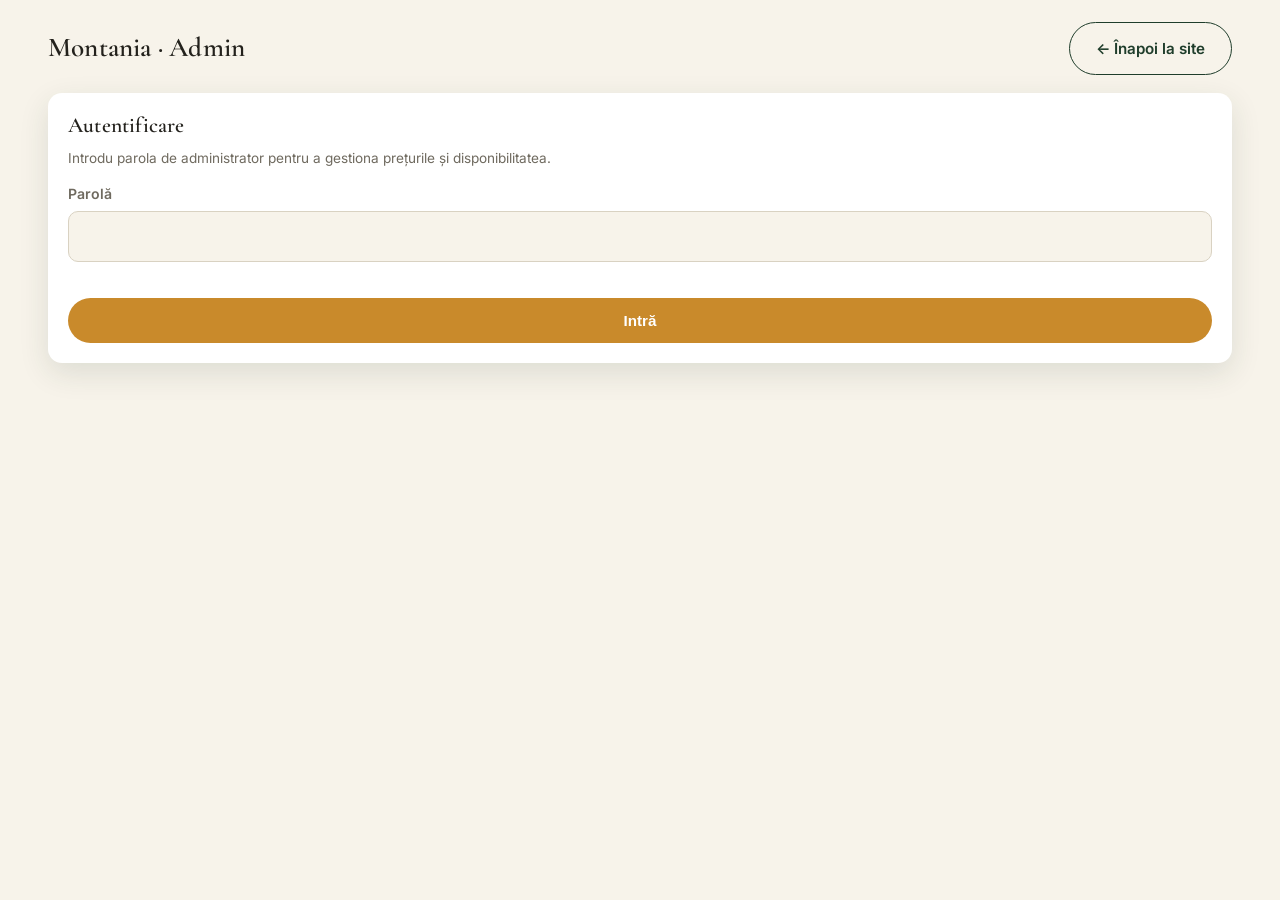
<file: admin/index.html>
<!DOCTYPE html>
<html lang="ro">
<head>
  <meta charset="UTF-8">
  <meta name="viewport" content="width=device-width, initial-scale=1.0">
  <meta name="robots" content="noindex, nofollow">
  <title>Montania · Admin — Prețuri & Disponibilitate</title>
  <link href="https://fonts.googleapis.com/css2?family=Cormorant+Garamond:wght@600;700&family=Inter:wght@400;500;600;700&display=swap" rel="stylesheet">
  <link rel="stylesheet" href="../assets/css/styles.css">
  <style>
    body { background: var(--cream); font-family: var(--sans, Inter), system-ui, sans-serif; }
    .admin-wrap { width: 95%; max-width: 1700px; margin: 0 auto; padding: 22px 16px 96px; }
    .admin-card { background: #fff; border-radius: 14px; box-shadow: var(--shadow); padding: 20px; margin-bottom: 18px; }
    .admin-card h3 { font-family: var(--serif); font-size: 1.35rem; margin-bottom: 4px; }
    .admin-head { display: flex; align-items: center; justify-content: space-between; gap: 12px; margin-bottom: 18px; }
    .admin-head h1 { font-family: var(--serif); font-size: 1.7rem; }
    .row { display: flex; flex-wrap: wrap; gap: 12px; align-items: flex-end; }
    .row .field { flex: 1; min-width: 120px; margin: 0; }
    label { display: block; font-size: .82rem; font-weight: 600; color: var(--muted); margin-bottom: 4px; }
    input, select { width: 100%; padding: 10px 12px; border: 1px solid var(--cream-2); border-radius: 9px; font: inherit; background: #fff; }
    .hint { font-size: .85rem; color: var(--muted); }
    .ok { color: var(--green); } .err { color: #b14b3c; }
    .seg { display: flex; gap: 8px; flex-wrap: wrap; }
    .hidden { display: none; }

    /* base price table */
    .base-table { width: 100%; border-collapse: collapse; }
    .base-table th, .base-table td { text-align: left; padding: 9px 8px; border-bottom: 1px solid var(--cream-2); font-size: .9rem; vertical-align: middle; }
    .base-table th { color: var(--muted); font-weight: 600; }
    .base-table td:first-child { font-weight: 600; }
    .base-table input { width: 120px; padding: 7px 9px; }

    /* matrix toolbar */
    .matrix-toolbar { display: flex; align-items: center; gap: 10px; flex-wrap: wrap; margin-bottom: 12px; }
    .matrix-toolbar button.nav { background: var(--cream-2); border: 0; border-radius: 8px; width: 40px; height: 40px; font-size: 1.2rem; cursor: pointer; }
    .matrix-toolbar input, .matrix-toolbar select { width: auto; }

    /* matrix grid (Booking-style) */
    .matrix-scroll { overflow-x: auto; border: 1px solid var(--cream-2); border-radius: 10px; max-width: 100%; }
    table.matrix { border-collapse: collapse; font-size: .72rem; width: max-content; min-width: 100%; user-select: none; }
    table.matrix th, table.matrix td { border: 1px solid var(--cream-2); }
    table.matrix thead th { background: #0b3a67; color: #fff; padding: 5px 2px; text-align: center; font-weight: 600; white-space: nowrap; min-width: 42px; cursor: pointer; }
    table.matrix thead th.weekend { background: #082a4b; }
    table.matrix thead th.dayhead.dragsel { background: var(--amber, #c98a2b); color: #fff; }
    table.matrix thead th.monthhead { background: var(--amber, #c98a2b); color: #fff; font-size: .92rem; letter-spacing: .02em; text-transform: capitalize; border-bottom: 2px solid #fff; }
    table.matrix .mstart { border-left: 3px solid var(--amber, #c98a2b); }
    table.matrix thead th .dn { font-size: .9rem; }
    table.matrix thead th .wd { font-size: .62rem; opacity: .8; text-transform: uppercase; }
    table.matrix th.corner { position: sticky; left: 0; z-index: 3; min-width: 132px; text-align: left; padding-left: 10px; }
    table.matrix th.roomcell { position: sticky; left: 0; z-index: 2; background: #fff; text-align: left; padding: 6px 10px; min-width: 132px; cursor: pointer; }
    table.matrix th.roomcell small { display: block; color: var(--muted); font-weight: 500; font-size: .68rem; }
    table.matrix th.roomcell:hover { background: var(--cream-2); }
    table.matrix td.cell { text-align: center; padding: 3px 2px; cursor: pointer; background: #eef7f0; line-height: 1.2; }
    table.matrix td.cell .p { font-weight: 700; }
    table.matrix td.cell .a { font-size: .6rem; color: var(--muted); }
    table.matrix td.cell .mn { font-size: .55rem; font-weight: 700; color: #0b3a67; background: #e3edf7; border-radius: 4px; line-height: 1.3; margin-top: 1px; }
    table.matrix td.cell.sold { background: #f6e0dd; color: #b14b3c; }
    table.matrix td.cell.sold .a { color: #b14b3c; }
    table.matrix td.cell.sel { outline: 3px solid var(--amber); outline-offset: -3px; background: #fdf2d8; }
    table.matrix td.cell.dragsel { outline: 3px solid var(--amber); outline-offset: -3px; background: #fdf2d8; }
    table.matrix td.past { background: #f2f2f2; color: #bbb; cursor: default; }

    /* per-cell popover editor */
    .cellpop { position: absolute; z-index: 100; width: 220px; background: #fff; border: 1px solid var(--cream-2); border-radius: 12px; box-shadow: 0 12px 32px rgba(0,0,0,.18); padding: 14px; }
    .cellpop-h { font-family: var(--serif); font-weight: 700; font-size: 1.05rem; margin-bottom: 8px; line-height: 1.2; }
    .cellpop-h small { font-weight: 500; color: var(--muted); font-family: var(--sans, Inter), sans-serif; font-size: .78rem; }
    .cellpop label { margin-top: 8px; }
    .cellpop input { margin-bottom: 2px; }
    .cellpop-btns { display: flex; gap: 6px; margin-top: 10px; }
    .cellpop-btns .btn { flex: 1; padding: 9px 6px; font-size: .82rem; justify-content: center; }

    .legend { display: flex; gap: 16px; flex-wrap: wrap; font-size: .82rem; color: var(--muted); margin-top: 12px; }
    .legend .dot { display: inline-block; width: 12px; height: 12px; border-radius: 4px; vertical-align: middle; margin-right: 5px; }

    .savebar { position: fixed; bottom: 0; left: 0; right: 0; background: #fff; box-shadow: 0 -4px 20px rgba(0,0,0,.12); padding: 12px 16px; display: flex; gap: 12px; align-items: center; justify-content: space-between; z-index: 50; }
    .savebar .status { font-size: .9rem; }

    /* reviews moderation */
    .add-block { border: 1px dashed var(--cream-2); border-radius: 10px; padding: 10px 12px; margin-bottom: 12px; }
    .add-block summary { cursor: pointer; font-weight: 600; color: var(--green); }
    .rev-item { border: 1px solid var(--cream-2); border-radius: 12px; padding: 14px; margin-bottom: 12px; }
    .rev-item.pending { background: #fffaf0; border-color: #f0d9a8; }
    .rev-h { display: flex; align-items: center; gap: 10px; flex-wrap: wrap; margin-bottom: 6px; }
    .rev-badge { font-size: .7rem; font-weight: 700; padding: 2px 8px; border-radius: 6px; }
    .rev-badge.p { background: #fbe6c0; color: #9a6b16; }
    .rev-badge.a { background: rgba(60,120,80,.12); color: var(--green); }
    .rev-score { background: var(--green); color: #fff; font-weight: 700; padding: 3px 8px; border-radius: 6px; font-size: .85rem; }
    .rev-item textarea { width: 100%; margin-top: 8px; min-height: 52px; }
    .rev-actions { display: flex; gap: 8px; flex-wrap: wrap; margin-top: 8px; }
    .rev-actions .btn { padding: 7px 12px; font-size: .82rem; }

    /* editor layout with side panel */
    .editor-main { min-width: 0; }   /* prevents the wide matrix from stretching the whole page */
    @media (min-width: 1040px) {
      #editor { display: grid; grid-template-columns: minmax(0, 1fr) 340px; gap: 18px; align-items: start; }
      .editor-side { position: sticky; top: 16px; }
    }
    .editor-side .admin-card { margin-bottom: 0; }
    .book-item { border: 1px solid var(--cream-2); border-radius: 11px; padding: 11px 12px; margin-bottom: 10px; }
    .book-item.new { background: #f1f8f2; border-color: #bfe0c7; }
    .book-item.done { opacity: .6; }
    .book-item .b-room { font-weight: 700; font-size: .95rem; }
    .book-item .b-dates { font-size: .85rem; margin-top: 2px; }
    .book-item .b-meta { font-size: .76rem; color: var(--muted); margin-top: 3px; }
    .book-item .b-phone { font-size: .9rem; font-weight: 700; margin-top: 4px; }
    .book-item .b-phone a { color: #0b6; text-decoration: none; }
    .book-item .b-actions { display: flex; gap: 6px; flex-wrap: wrap; margin-top: 8px; }
    .book-item .b-actions .btn { padding: 5px 10px; font-size: .76rem; }
    #book-list { max-height: 70vh; overflow-y: auto; padding-right: 4px; }
    @keyframes badgeFlash { 0%,100% { transform: scale(1); background:#c0392b; } 50% { transform: scale(1.5); background:#e74c3c; } }
    #book-count.badge-flash { animation: badgeFlash .6s ease-in-out 6; color:#fff; }

    /* visit counter */
    .stat-grid { display: grid; grid-template-columns: repeat(6, 1fr); gap: 8px; }
    .stat-tile { background: var(--cream); border: 1px solid var(--cream-2); border-radius: 11px; padding: 10px 8px; text-align: center; }
    .stat-tile.stat-conv { background: #eef6ef; border-color: #cfe6d0; }
    .stat-num { font-family: var(--serif); font-size: 1.5rem; font-weight: 700; color: #0b3a67; line-height: 1; }
    .stat-conv .stat-num { color: #0b6b3a; }
    .stat-lbl { font-size: .7rem; color: var(--muted); margin-top: 5px; }
    .spark { display: flex; align-items: flex-end; gap: 4px; height: 56px; margin-top: 14px; padding: 0 2px; }
    .spark.spark30 { gap: 2px; height: 50px; }
    .spark.spark24 { gap: 2px; height: 44px; }
    .spark-bar { flex: 1; min-height: 2px; background: linear-gradient(var(--amber, #c98a2b), #e3b765); border-radius: 3px 3px 0 0; }
    .spark-cap { text-align: center; margin-top: 4px; }
    .stat-h4 { margin: 14px 0 2px; font-size: .9rem; }

    /* compact breakdown columns */
    .stat-cols { display: grid; grid-template-columns: repeat(3, 1fr); gap: 14px; }
    .stat-block { min-width: 0; }
    .stat-block h4 { margin: 12px 0 6px; font-size: .82rem; color: #0b3a67; }
    .srow { display: grid; grid-template-columns: 1fr 46px 30px 34px; align-items: center; gap: 6px; padding: 3px 0; font-size: .78rem; }
    .srow-l { white-space: nowrap; overflow: hidden; text-overflow: ellipsis; }
    .srow-bar { background: var(--cream-2); border-radius: 4px; height: 7px; overflow: hidden; }
    .srow-bar i { display: block; height: 100%; background: linear-gradient(90deg, var(--amber, #c98a2b), #e3b765); }
    .srow-n { text-align: right; font-weight: 700; color: #0b3a67; }
    .srow-p { text-align: right; color: var(--muted); font-size: .72rem; }

    /* day-of-week mini chart */
    .dow-row { display: flex; align-items: flex-end; gap: 5px; height: 60px; }
    .dow-col { flex: 1; display: flex; flex-direction: column; align-items: center; justify-content: flex-end; height: 100%; }
    .dow-bar { width: 100%; min-height: 2px; background: linear-gradient(var(--amber, #c98a2b), #e3b765); border-radius: 3px 3px 0 0; }
    .dow-lbl { font-size: .64rem; color: var(--muted); margin-top: 3px; }

    @media (max-width: 900px) { .stat-cols { grid-template-columns: repeat(2, 1fr); } .stat-grid { grid-template-columns: repeat(3, 1fr); } }
    @media (max-width: 540px) { .stat-cols { grid-template-columns: 1fr; } .stat-grid { grid-template-columns: repeat(2, 1fr); } }

    /* feed admin thumbnails */
    .feed-admin { display: grid; grid-template-columns: repeat(auto-fill, minmax(120px, 1fr)); gap: 10px; }
    .feed-admin .fa-item { position: relative; border-radius: 10px; overflow: hidden; border: 1px solid var(--cream-2); }
    .feed-admin .fa-item img { width: 100%; height: 110px; object-fit: cover; display: block; }
    .feed-admin .fa-del { position: absolute; top: 6px; right: 6px; background: rgba(0,0,0,.6); color: #fff; border: 0; border-radius: 6px; width: 26px; height: 26px; cursor: pointer; font-size: 1rem; }
    .feed-admin .fa-cap { font-size: .7rem; padding: 5px 6px; color: var(--muted); }
  </style>
</head>
<body>
  <div class="admin-wrap">
    <div class="admin-head">
      <h1>Montania · Admin</h1>
      <div class="seg">
        <a href="/" class="btn btn-outline">← Înapoi la site</a>
        <button id="logout" class="btn btn-outline hidden">Ieși</button>
      </div>
    </div>

    <!-- LOGIN -->
    <div class="admin-card" id="login-card">
      <h3 style="margin-bottom:10px">Autentificare</h3>
      <p class="hint" style="margin-bottom:12px">Introdu parola de administrator pentru a gestiona prețurile și disponibilitatea.</p>
      <div class="field"><label>Parolă</label><input type="password" id="pw" autocomplete="current-password"></div>
      <button class="btn btn-primary mt-2" id="login-btn" style="width:100%;justify-content:center">Intră</button>
      <p class="err mt-1 hidden" id="login-err">Parolă greșită.</p>
    </div>

    <!-- EDITOR -->
    <div id="editor" class="hidden">
      <div class="editor-main">
      <!-- Visit counter (private) -->
      <div class="admin-card">
        <div style="display:flex;align-items:center;justify-content:space-between;gap:8px">
          <h3 style="margin:0">Vizite site</h3>
          <div style="display:flex;gap:6px">
            <button class="btn btn-outline" id="stats-reset" style="padding:6px 10px;font-size:.8rem" title="Resetează contorul la zero">Reset</button>
            <button class="btn btn-outline" id="stats-refresh" style="padding:6px 10px;font-size:.8rem">↻</button>
          </div>
        </div>
        <p class="hint" style="margin:6px 0 10px">Contor privat de vizite — vizibil doar pentru tine, aici.</p>
        <div id="stats-body"><p class="hint">Se încarcă…</p></div>
      </div>

      <!-- Base prices for all rooms -->
      <div class="admin-card">
        <h3>Prețuri de bază</h3>
        <p class="hint" style="margin-bottom:10px">Se aplică zilelor fără setare specială din calendar. Modificările se salvează cu „Publică live”.</p>
        <table class="base-table">
          <thead><tr><th>Cameră</th><th>Preț bază (RON/noapte)</th><th>Nr. camere</th></tr></thead>
          <tbody id="base-body"></tbody>
        </table>
      </div>

      <!-- All-rooms availability & price matrix -->
      <div class="admin-card">
        <h3>Calendar prețuri & disponibilitate — toate camerele</h3>
        <div class="matrix-toolbar mt-1">
          <button class="nav" id="prev" aria-label="prev">‹</button>
          <div class="field" style="margin:0"><label>De la</label><input type="date" id="win-start"></div>
          <div class="field" style="margin:0"><label>Până la</label><input type="date" id="win-end"></div>
          <button class="nav" id="next" aria-label="next">›</button>
        </div>
        <div class="matrix-scroll"><div id="matrix"></div></div>
        <div class="legend">
          <span><span class="dot" style="background:#eef7f0;border:1px solid var(--cream-2)"></span>liber (preț · nr.)</span>
          <span><span class="dot" style="background:#f6e0dd"></span>ocupat (0 camere)</span>
          <span><span class="dot" style="background:var(--amber)"></span>selectat</span>
        </div>
        <p class="hint mt-1"><b>Trage peste zilele dintr-o cameră</b> (rândul camerei) → fereastră cu preț / nr. camere / minim nopți doar pentru acea cameră. <b>Trage peste datele din capul de tabel</b> (rândul cu zilele, sus) → fereastră doar cu <b>minim nopți</b>, care se aplică la <b>toate camerele</b> pentru acele zile. Un singur <b>click</b> = o singură zi. „Minim nopți” apare ca „min 2n” în calendar; oaspetele tot poate trimite cererea (e doar informativ). După ce salvezi (sau <b>Esc</b> ca să anulezi) selecția se șterge automat și poți apăsa <b>Publică live</b>. Click pe <b>numele camerei</b> = tot rândul acelei camere.</p>
      </div>

      <!-- Reviews moderation -->
      <div class="admin-card">
        <h3>Recenzii</h3>
        <p class="hint" style="margin-bottom:10px">Aprobă, răspunde sau șterge recenziile. Poți adăuga manual o recenzie (ex. copiată de pe Booking.com).</p>
        <details class="add-block">
          <summary>+ Adaugă o recenzie manual</summary>
          <div class="row mt-2">
            <div class="field"><label>Nume</label><input type="text" id="arv-name"></div>
            <div class="field"><label>Țara / orașul</label><input type="text" id="arv-country"></div>
            <div class="field" style="max-width:120px"><label>Notă (1–10)</label><input type="number" id="arv-rating" min="1" max="10" value="10"></div>
          </div>
          <div class="row mt-1">
            <div class="field" style="max-width:160px"><label>Data</label><input type="date" id="arv-date"></div>
            <div class="field" style="max-width:160px"><label>Sursă</label>
              <select id="arv-source"><option value="booking">Booking.com</option><option value="guest">Site</option></select>
            </div>
          </div>
          <div class="field mt-1"><label>Text recenzie</label><textarea id="arv-text" rows="3" style="width:100%"></textarea></div>
          <div class="field mt-1"><label>Răspunsul gazdei (opțional)</label><textarea id="arv-reply" rows="2" style="width:100%"></textarea></div>
          <button class="btn btn-primary mt-1" id="arv-add">Adaugă recenzia</button>
        </details>
        <div id="rev-admin-list" class="mt-2"></div>
      </div>

      <!-- Media feed upload -->
      <div class="admin-card">
        <h3>Jurnal — încarcă poze</h3>
        <p class="hint" style="margin-bottom:10px">Pozele sunt redimensionate automat în browser și publicate în feed (pagina Jurnal + prima pagină).</p>
        <div class="row">
          <div class="field"><label>Poză(e)</label><input type="file" id="feed-file" accept="image/*" multiple></div>
        </div>
        <div class="row mt-1">
          <div class="field"><label>Descriere (opțional)</label><input type="text" id="feed-caption" placeholder="ex. Răsărit peste Bucegi"></div>
          <div class="field" style="max-width:200px"><label>Loc (opțional)</label><input type="text" id="feed-place" placeholder="ex. Vârful Omu"></div>
        </div>
        <button class="btn btn-primary mt-2" id="feed-upload">Încarcă</button>
        <span id="feed-msg" class="hint" style="margin-left:10px"></span>
        <div id="feed-admin-list" class="feed-admin mt-2"></div>
      </div>
      </div><!-- /.editor-main -->

      <!-- Reservation requests (side panel) -->
      <aside class="editor-side">
        <div class="admin-card">
          <div style="display:flex;align-items:center;justify-content:space-between;gap:8px">
            <h3 style="margin:0">Cereri de rezervare <span id="book-count" class="rev-badge a" style="vertical-align:middle">0</span></h3>
            <button class="btn btn-outline" id="book-refresh" style="padding:6px 10px;font-size:.8rem">↻</button>
          </div>
          <p class="hint" style="margin:6px 0 10px">Cererile trimise de oaspeți prin butonul „Rezervă pe WhatsApp”.</p>
          <p class="hint" id="book-autorefresh" style="margin:-4px 0 10px;font-size:.72rem">⟳ Reîmprospătare automată la 30s</p>
          <div id="book-list"></div>
          <button class="btn btn-outline mt-2" id="book-clear" style="font-size:.8rem">Șterge cele rezolvate</button>
        </div>
      </aside>
    </div>
  </div>

  <div class="savebar hidden" id="savebar">
    <span class="status" id="status">Modificări nesalvate apar doar după „Publică”.</span>
    <button class="btn btn-primary" id="save-all">Publică live</button>
  </div>

  <script src="../assets/js/data.js"></script>
  <script src="admin.js"></script>
</body>
</html>
</file>
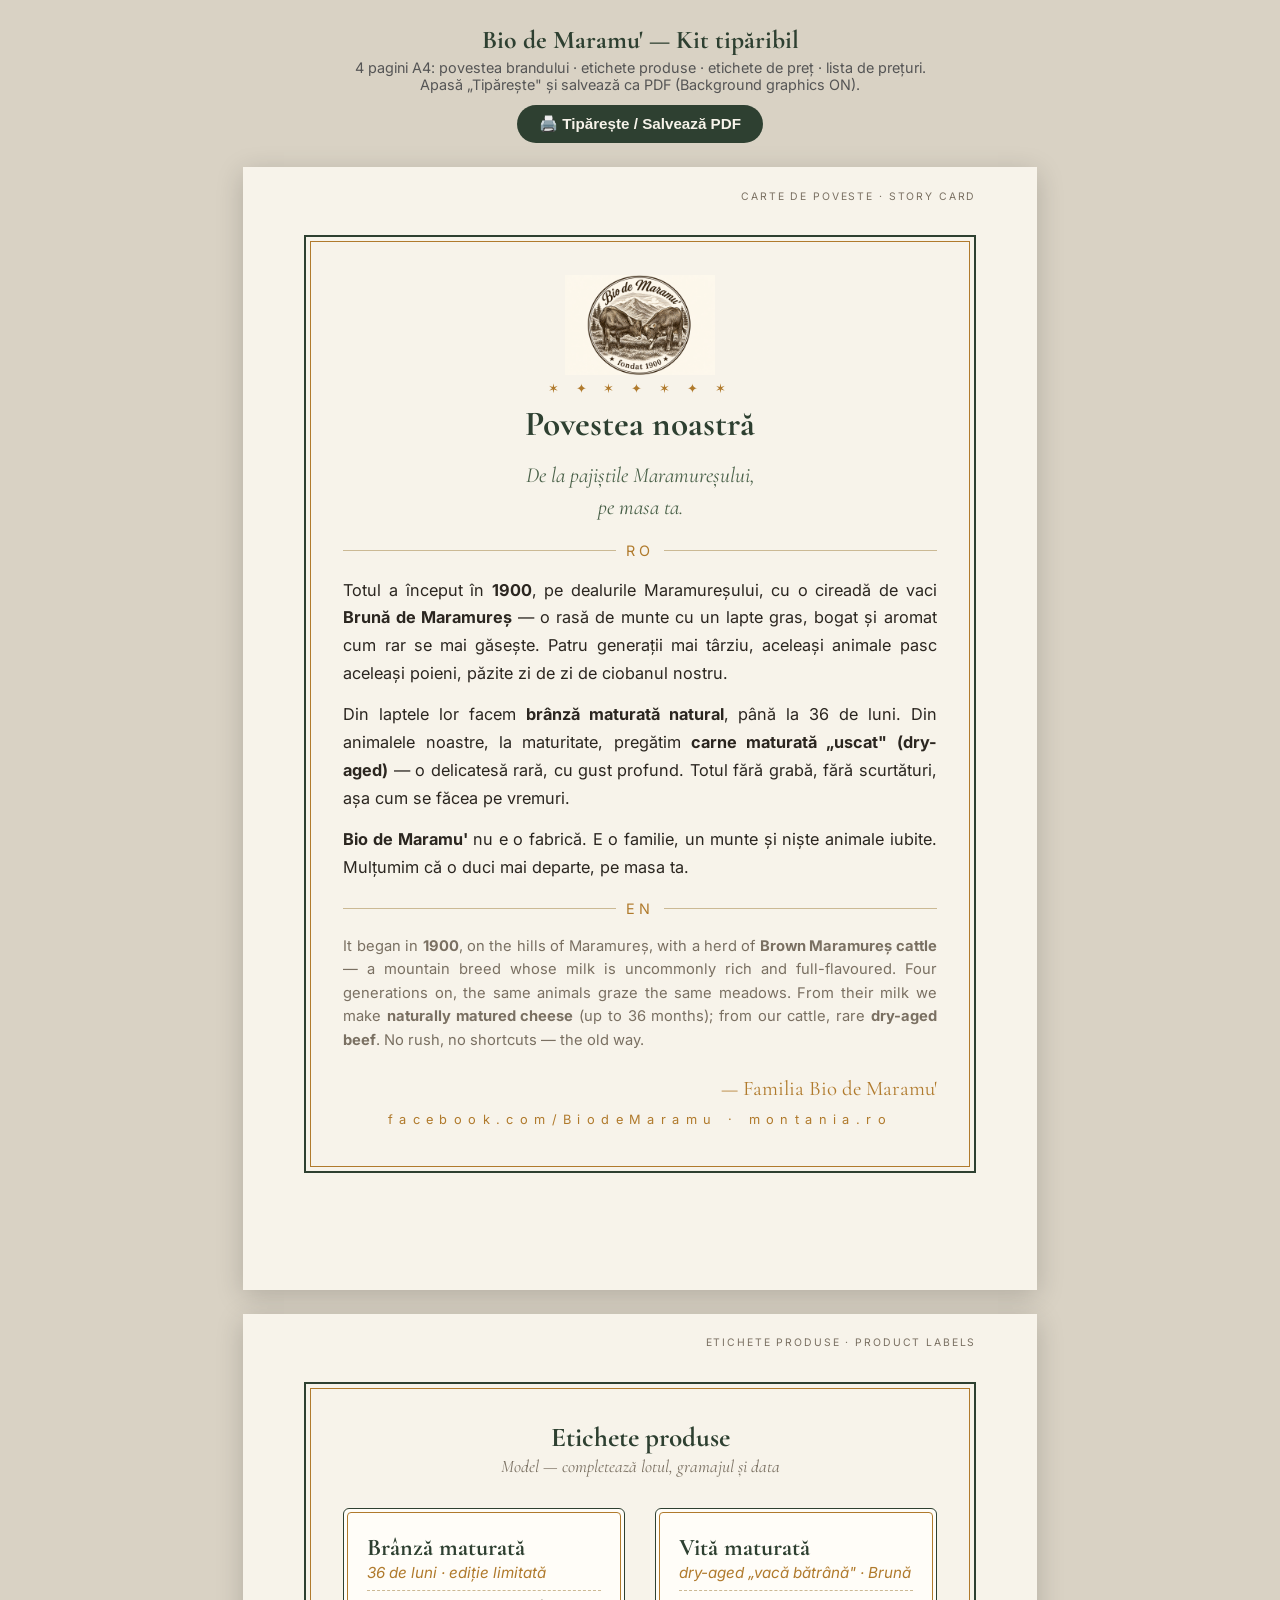
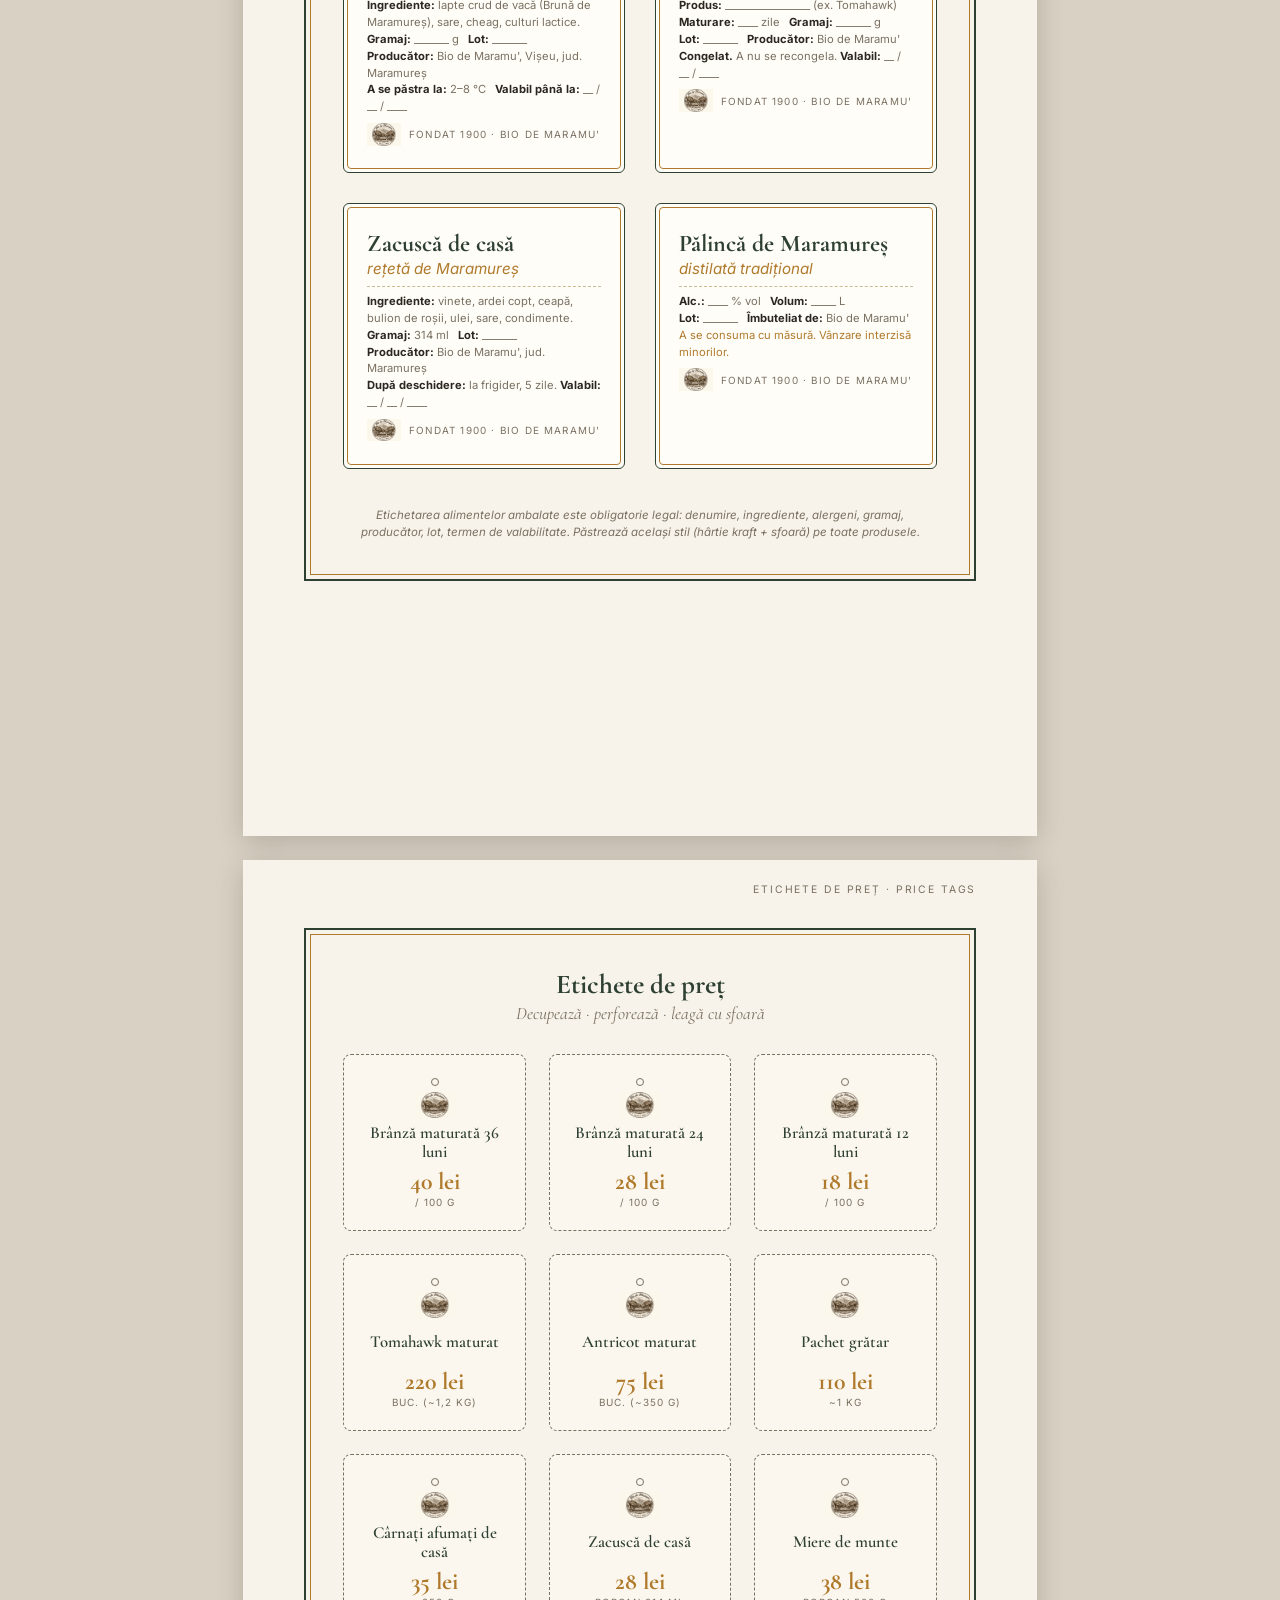
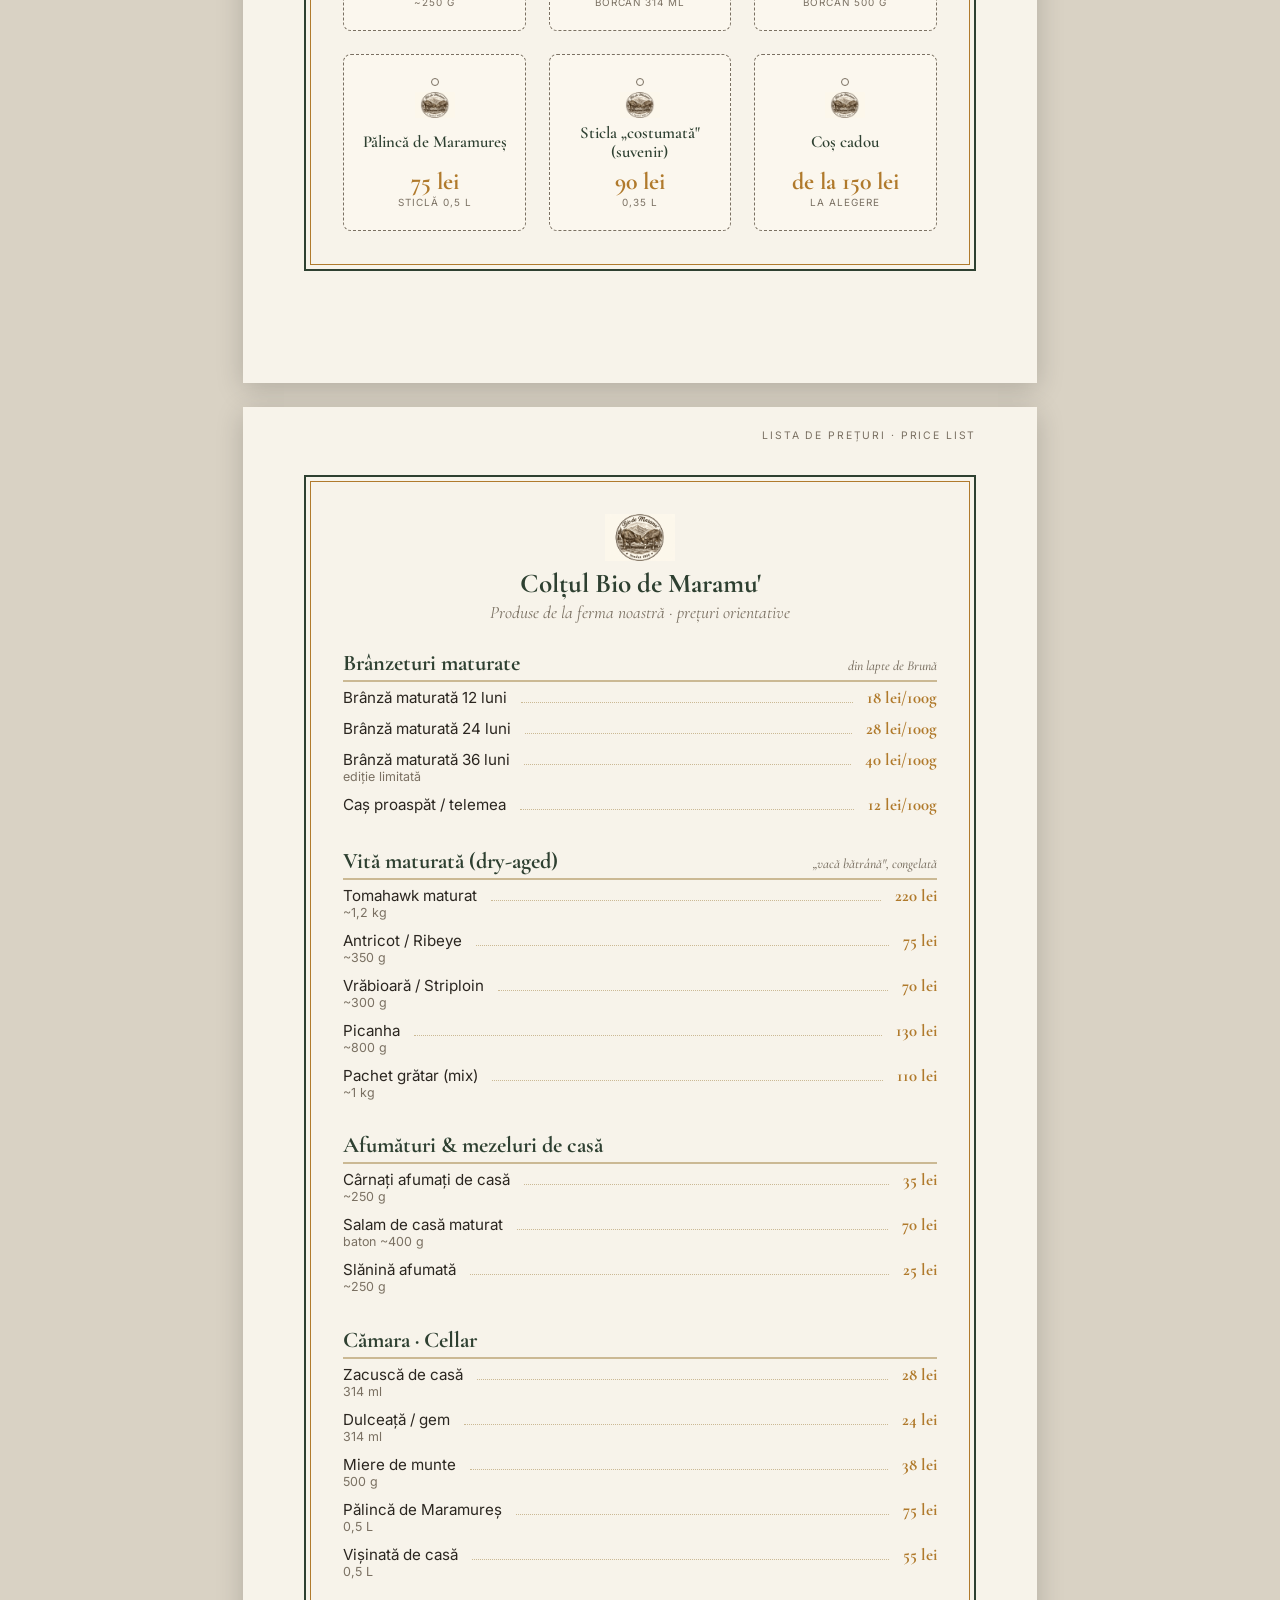
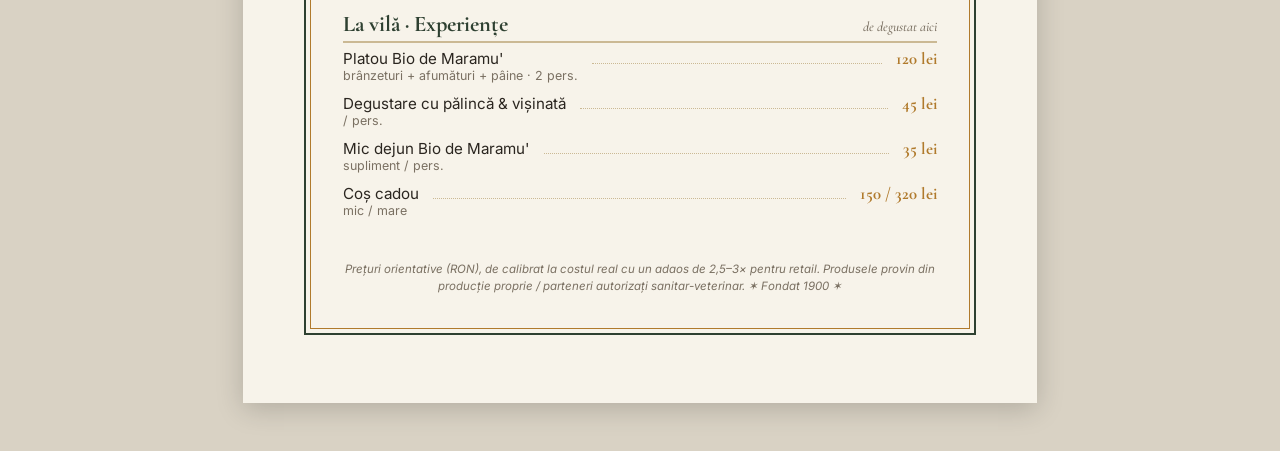
<file: bio-corner-print.html>
<!DOCTYPE html>
<html lang="ro">
<head>
<meta charset="UTF-8">
<meta name="viewport" content="width=device-width, initial-scale=1.0">
<title>Bio de Maramu' — Kit tipăribil pentru colțul de produse</title>
<link rel="preconnect" href="https://fonts.googleapis.com">
<link rel="preconnect" href="https://fonts.gstatic.com" crossorigin>
<link href="https://fonts.googleapis.com/css2?family=Cormorant+Garamond:ital,wght@0,500;0,600;0,700;1,500&family=Inter:wght@400;500;600&display=swap" rel="stylesheet">
<style>
  :root{
    --cream:#f7f3ea;
    --cream2:#efe7d6;
    --green:#2e4031;
    --green-soft:#4a6149;
    --amber:#b07a2c;
    --charcoal:#2b2620;
    --muted:#7a7062;
    --line:#cbb994;
  }
  *{box-sizing:border-box;margin:0;padding:0;}
  body{
    background:#d9d2c4;
    font-family:'Inter',sans-serif;
    color:var(--charcoal);
    padding:24px;
    -webkit-print-color-adjust:exact;
    print-color-adjust:exact;
  }
  .toolbar{
    max-width:820px;margin:0 auto 24px;text-align:center;
  }
  .toolbar h1{font-family:'Cormorant Garamond',serif;font-size:1.6rem;color:var(--green);}
  .toolbar p{color:#555;font-size:.9rem;margin-top:4px;}
  .toolbar button{
    margin-top:12px;background:var(--green);color:var(--cream);border:none;
    padding:10px 22px;border-radius:30px;font-size:.95rem;cursor:pointer;font-weight:600;
  }

  /* A4 sheet */
  .sheet{
    width:210mm;min-height:297mm;background:var(--cream);
    margin:0 auto 24px;padding:18mm 16mm;
    box-shadow:0 6px 26px rgba(0,0,0,.18);
    position:relative;
  }
  .sheet-label{
    position:absolute;top:6mm;right:16mm;font-size:.65rem;letter-spacing:.18em;
    text-transform:uppercase;color:var(--muted);
  }

  /* folk frame */
  .folk-frame{
    border:2px solid var(--green);
    padding:10mm;position:relative;height:100%;
  }
  .folk-frame::before{
    content:"";position:absolute;inset:4px;border:1px solid var(--amber);pointer-events:none;
  }
  .folk-band{
    text-align:center;color:var(--amber);letter-spacing:.5em;font-size:.8rem;margin:6px 0;
  }

  h2.title{font-family:'Cormorant Garamond',serif;font-size:2.2rem;color:var(--green);text-align:center;font-weight:700;}
  .sub{font-family:'Cormorant Garamond',serif;font-style:italic;color:var(--muted);text-align:center;font-size:1.1rem;margin-top:2px;}
  .logo-c{display:block;width:150px;margin:0 auto 6px;}
  .logo-c.sm{width:70px;}

  /* STORY CARD */
  .story p{font-size:1.02rem;line-height:1.7;margin-top:14px;text-align:justify;}
  .story .lead{font-family:'Cormorant Garamond',serif;font-size:1.35rem;color:var(--green-soft);text-align:center;font-style:italic;line-height:1.5;}
  .story .en{color:var(--muted);font-size:.92rem;line-height:1.6;}
  .story .sign{font-family:'Cormorant Garamond',serif;font-size:1.3rem;color:var(--amber);text-align:right;margin-top:18px;}
  .divider{display:flex;align-items:center;gap:10px;margin:18px 0;color:var(--line);}
  .divider::before,.divider::after{content:"";flex:1;height:1px;background:var(--line);}
  .divider span{color:var(--amber);font-size:.9rem;letter-spacing:.3em;}

  /* LABELS */
  .grid-labels{display:grid;grid-template-columns:1fr 1fr;gap:8mm;margin-top:8mm;}
  .label{
    border:1.5px solid var(--green);border-radius:6px;padding:7mm 6mm;background:#fffdf8;
    position:relative;
  }
  .label::after{content:"";position:absolute;inset:3px;border:.5px solid var(--amber);border-radius:4px;pointer-events:none;}
  .label .lname{font-family:'Cormorant Garamond',serif;font-size:1.5rem;color:var(--green);font-weight:700;line-height:1.1;}
  .label .lsub{font-style:italic;color:var(--amber);font-size:.95rem;margin-top:2px;}
  .label .meta{font-size:.7rem;color:var(--muted);line-height:1.5;margin-top:8px;border-top:1px dashed var(--line);padding-top:6px;}
  .label .meta b{color:var(--charcoal);}
  .label .brandrow{display:flex;align-items:center;gap:8px;margin-top:8px;}
  .label .brandrow img{width:34px;}
  .label .brandrow span{font-size:.62rem;letter-spacing:.12em;text-transform:uppercase;color:var(--muted);}

  /* PRICE TAGS */
  .grid-tags{display:grid;grid-template-columns:repeat(3,1fr);gap:6mm;margin-top:8mm;}
  .tag{
    border:1px dashed var(--muted);border-radius:8px;padding:6mm 4mm;text-align:center;
    background:#fbf6 ;background:#fbf7ee;position:relative;
  }
  .tag .hole{width:8px;height:8px;border:1px solid var(--muted);border-radius:50%;margin:0 auto 6px;}
  .tag img{width:40px;margin:0 auto 4px;display:block;}
  .tag .tname{font-family:'Cormorant Garamond',serif;font-weight:600;color:var(--green);font-size:1.05rem;line-height:1.1;min-height:2.4em;display:flex;align-items:center;justify-content:center;}
  .tag .tprice{font-family:'Cormorant Garamond',serif;font-size:1.5rem;color:var(--amber);font-weight:700;margin-top:4px;}
  .tag .tunit{font-size:.62rem;color:var(--muted);text-transform:uppercase;letter-spacing:.1em;}

  /* PRICE LIST */
  .menu-sec{margin-top:7mm;}
  .menu-sec h3{
    font-family:'Cormorant Garamond',serif;font-size:1.4rem;color:var(--green);
    border-bottom:2px solid var(--line);padding-bottom:4px;display:flex;justify-content:space-between;align-items:baseline;
  }
  .menu-sec h3 small{font-style:italic;font-size:.85rem;color:var(--muted);font-weight:500;}
  .menu-row{display:flex;justify-content:space-between;align-items:baseline;padding:5px 0;gap:8px;}
  .menu-row .n{font-size:.95rem;}
  .menu-row .n small{color:var(--muted);display:block;font-size:.78rem;}
  .menu-row .dots{flex:1;border-bottom:1px dotted var(--line);margin:0 6px 4px;}
  .menu-row .p{font-family:'Cormorant Garamond',serif;font-weight:700;color:var(--amber);white-space:nowrap;font-size:1.05rem;}
  .foot-note{margin-top:10mm;font-size:.72rem;color:var(--muted);font-style:italic;text-align:center;line-height:1.5;}

  @media print{
    body{background:#fff;padding:0;}
    .toolbar{display:none;}
    .sheet{box-shadow:none;margin:0;page-break-after:always;width:auto;min-height:auto;}
  }
</style>
</head>
<body>

<div class="toolbar">
  <h1>Bio de Maramu' — Kit tipăribil</h1>
  <p>4 pagini A4: povestea brandului · etichete produse · etichete de preț · lista de prețuri.<br>Apasă „Tipărește" și salvează ca PDF (Background graphics ON).</p>
  <button onclick="window.print()">🖨️ Tipărește / Salvează PDF</button>
</div>

<!-- PAGE 1 — STORY CARD -->
<section class="sheet">
  <span class="sheet-label">Carte de poveste · Story card</span>
  <div class="folk-frame story">
    <img class="logo-c" src="assets/img/bio-de-maramu-logo.png" alt="Bio de Maramu'">
    <div class="folk-band">✶ ✦ ✶ ✦ ✶ ✦ ✶</div>
    <h2 class="title">Povestea noastră</h2>
    <p class="lead">De la pajiștile Maramureșului,<br>pe masa ta.</p>

    <div class="divider"><span>RO</span></div>
    <p>Totul a început în <b>1900</b>, pe dealurile Maramureșului, cu o cireadă de vaci <b>Brună de Maramureș</b> — o rasă de munte cu un lapte gras, bogat și aromat cum rar se mai găsește. Patru generații mai târziu, aceleași animale pasc aceleași poieni, păzite zi de zi de ciobanul nostru.</p>
    <p>Din laptele lor facem <b>brânză maturată natural</b>, până la 36 de luni. Din animalele noastre, la maturitate, pregătim <b>carne maturată „uscat" (dry-aged)</b> — o delicatesă rară, cu gust profund. Totul fără grabă, fără scurtături, așa cum se făcea pe vremuri.</p>
    <p><b>Bio de Maramu'</b> nu e o fabrică. E o familie, un munte și niște animale iubite. Mulțumim că o duci mai departe, pe masa ta.</p>

    <div class="divider"><span>EN</span></div>
    <p class="en">It began in <b>1900</b>, on the hills of Maramureș, with a herd of <b>Brown Maramureș cattle</b> — a mountain breed whose milk is uncommonly rich and full-flavoured. Four generations on, the same animals graze the same meadows. From their milk we make <b>naturally matured cheese</b> (up to 36 months); from our cattle, rare <b>dry-aged beef</b>. No rush, no shortcuts — the old way.</p>

    <p class="sign">— Familia Bio de Maramu'</p>
    <div class="folk-band">facebook.com/BiodeMaramu · montania.ro</div>
  </div>
</section>

<!-- PAGE 2 — PRODUCT LABELS -->
<section class="sheet">
  <span class="sheet-label">Etichete produse · Product labels</span>
  <div class="folk-frame">
    <h2 class="title" style="font-size:1.7rem">Etichete produse</h2>
    <p class="sub">Model — completează lotul, gramajul și data</p>
    <div class="grid-labels">

      <div class="label">
        <div class="lname">Brânză maturată</div>
        <div class="lsub">36 de luni · ediție limitată</div>
        <div class="meta">
          <b>Ingrediente:</b> lapte crud de vacă (Brună de Maramureș), sare, cheag, culturi lactice.<br>
          <b>Gramaj:</b> _______ g &nbsp; <b>Lot:</b> _______<br>
          <b>Producător:</b> Bio de Maramu', Vișeu, jud. Maramureș<br>
          <b>A se păstra la:</b> 2–8 °C &nbsp; <b>Valabil până la:</b> __ / __ / ____
        </div>
        <div class="brandrow"><img src="assets/img/bio-de-maramu-logo.png" alt=""><span>Fondat 1900 · Bio de Maramu'</span></div>
      </div>

      <div class="label">
        <div class="lname">Vită maturată</div>
        <div class="lsub">dry-aged „vacă bătrână" · Brună</div>
        <div class="meta">
          <b>Produs:</b> _________________ (ex. Tomahawk)<br>
          <b>Maturare:</b> ____ zile &nbsp; <b>Gramaj:</b> _______ g<br>
          <b>Lot:</b> _______ &nbsp; <b>Producător:</b> Bio de Maramu'<br>
          <b>Congelat.</b> A nu se recongela. <b>Valabil:</b> __ / __ / ____
        </div>
        <div class="brandrow"><img src="assets/img/bio-de-maramu-logo.png" alt=""><span>Fondat 1900 · Bio de Maramu'</span></div>
      </div>

      <div class="label">
        <div class="lname">Zacuscă de casă</div>
        <div class="lsub">rețetă de Maramureș</div>
        <div class="meta">
          <b>Ingrediente:</b> vinete, ardei copt, ceapă, bulion de roșii, ulei, sare, condimente.<br>
          <b>Gramaj:</b> 314 ml &nbsp; <b>Lot:</b> _______<br>
          <b>Producător:</b> Bio de Maramu', jud. Maramureș<br>
          <b>După deschidere:</b> la frigider, 5 zile. <b>Valabil:</b> __ / __ / ____
        </div>
        <div class="brandrow"><img src="assets/img/bio-de-maramu-logo.png" alt=""><span>Fondat 1900 · Bio de Maramu'</span></div>
      </div>

      <div class="label">
        <div class="lname">Pălincă de Maramureș</div>
        <div class="lsub">distilată tradițional</div>
        <div class="meta">
          <b>Alc.:</b> ____ % vol &nbsp; <b>Volum:</b> _____ L<br>
          <b>Lot:</b> _______ &nbsp; <b>Îmbuteliat de:</b> Bio de Maramu'<br>
          <span style="color:var(--amber)">A se consuma cu măsură. Vânzare interzisă minorilor.</span>
        </div>
        <div class="brandrow"><img src="assets/img/bio-de-maramu-logo.png" alt=""><span>Fondat 1900 · Bio de Maramu'</span></div>
      </div>

    </div>
    <p class="foot-note">Etichetarea alimentelor ambalate este obligatorie legal: denumire, ingrediente, alergeni, gramaj, producător, lot, termen de valabilitate. Păstrează același stil (hârtie kraft + sfoară) pe toate produsele.</p>
  </div>
</section>

<!-- PAGE 3 — PRICE TAGS -->
<section class="sheet">
  <span class="sheet-label">Etichete de preț · Price tags</span>
  <div class="folk-frame">
    <h2 class="title" style="font-size:1.7rem">Etichete de preț</h2>
    <p class="sub">Decupează · perforează · leagă cu sfoară</p>
    <div class="grid-tags">

      <div class="tag"><div class="hole"></div><img src="assets/img/bio-de-maramu-logo.png" alt=""><div class="tname">Brânză maturată 36 luni</div><div class="tprice">40 lei</div><div class="tunit">/ 100 g</div></div>
      <div class="tag"><div class="hole"></div><img src="assets/img/bio-de-maramu-logo.png" alt=""><div class="tname">Brânză maturată 24 luni</div><div class="tprice">28 lei</div><div class="tunit">/ 100 g</div></div>
      <div class="tag"><div class="hole"></div><img src="assets/img/bio-de-maramu-logo.png" alt=""><div class="tname">Brânză maturată 12 luni</div><div class="tprice">18 lei</div><div class="tunit">/ 100 g</div></div>

      <div class="tag"><div class="hole"></div><img src="assets/img/bio-de-maramu-logo.png" alt=""><div class="tname">Tomahawk maturat</div><div class="tprice">220 lei</div><div class="tunit">buc. (~1,2 kg)</div></div>
      <div class="tag"><div class="hole"></div><img src="assets/img/bio-de-maramu-logo.png" alt=""><div class="tname">Antricot maturat</div><div class="tprice">75 lei</div><div class="tunit">buc. (~350 g)</div></div>
      <div class="tag"><div class="hole"></div><img src="assets/img/bio-de-maramu-logo.png" alt=""><div class="tname">Pachet grătar</div><div class="tprice">110 lei</div><div class="tunit">~1 kg</div></div>

      <div class="tag"><div class="hole"></div><img src="assets/img/bio-de-maramu-logo.png" alt=""><div class="tname">Cârnați afumați de casă</div><div class="tprice">35 lei</div><div class="tunit">~250 g</div></div>
      <div class="tag"><div class="hole"></div><img src="assets/img/bio-de-maramu-logo.png" alt=""><div class="tname">Zacuscă de casă</div><div class="tprice">28 lei</div><div class="tunit">borcan 314 ml</div></div>
      <div class="tag"><div class="hole"></div><img src="assets/img/bio-de-maramu-logo.png" alt=""><div class="tname">Miere de munte</div><div class="tprice">38 lei</div><div class="tunit">borcan 500 g</div></div>

      <div class="tag"><div class="hole"></div><img src="assets/img/bio-de-maramu-logo.png" alt=""><div class="tname">Pălincă de Maramureș</div><div class="tprice">75 lei</div><div class="tunit">sticlă 0,5 L</div></div>
      <div class="tag"><div class="hole"></div><img src="assets/img/bio-de-maramu-logo.png" alt=""><div class="tname">Sticla „costumată" (suvenir)</div><div class="tprice">90 lei</div><div class="tunit">0,35 L</div></div>
      <div class="tag"><div class="hole"></div><img src="assets/img/bio-de-maramu-logo.png" alt=""><div class="tname">Coș cadou</div><div class="tprice">de la 150 lei</div><div class="tunit">la alegere</div></div>

    </div>
  </div>
</section>

<!-- PAGE 4 — PRICE LIST -->
<section class="sheet">
  <span class="sheet-label">Lista de prețuri · Price list</span>
  <div class="folk-frame">
    <img class="logo-c sm" src="assets/img/bio-de-maramu-logo.png" alt="Bio de Maramu'">
    <h2 class="title" style="font-size:1.7rem">Colțul Bio de Maramu'</h2>
    <p class="sub">Produse de la ferma noastră · prețuri orientative</p>

    <div class="menu-sec">
      <h3>Brânzeturi maturate <small>din lapte de Brună</small></h3>
      <div class="menu-row"><div class="n">Brânză maturată 12 luni</div><div class="dots"></div><div class="p">18 lei/100g</div></div>
      <div class="menu-row"><div class="n">Brânză maturată 24 luni</div><div class="dots"></div><div class="p">28 lei/100g</div></div>
      <div class="menu-row"><div class="n">Brânză maturată 36 luni <small>ediție limitată</small></div><div class="dots"></div><div class="p">40 lei/100g</div></div>
      <div class="menu-row"><div class="n">Caș proaspăt / telemea</div><div class="dots"></div><div class="p">12 lei/100g</div></div>
    </div>

    <div class="menu-sec">
      <h3>Vită maturată (dry-aged) <small>„vacă bătrână", congelată</small></h3>
      <div class="menu-row"><div class="n">Tomahawk maturat <small>~1,2 kg</small></div><div class="dots"></div><div class="p">220 lei</div></div>
      <div class="menu-row"><div class="n">Antricot / Ribeye <small>~350 g</small></div><div class="dots"></div><div class="p">75 lei</div></div>
      <div class="menu-row"><div class="n">Vrăbioară / Striploin <small>~300 g</small></div><div class="dots"></div><div class="p">70 lei</div></div>
      <div class="menu-row"><div class="n">Picanha <small>~800 g</small></div><div class="dots"></div><div class="p">130 lei</div></div>
      <div class="menu-row"><div class="n">Pachet grătar (mix) <small>~1 kg</small></div><div class="dots"></div><div class="p">110 lei</div></div>
    </div>

    <div class="menu-sec">
      <h3>Afumături & mezeluri de casă</h3>
      <div class="menu-row"><div class="n">Cârnați afumați de casă <small>~250 g</small></div><div class="dots"></div><div class="p">35 lei</div></div>
      <div class="menu-row"><div class="n">Salam de casă maturat <small>baton ~400 g</small></div><div class="dots"></div><div class="p">70 lei</div></div>
      <div class="menu-row"><div class="n">Slănină afumată <small>~250 g</small></div><div class="dots"></div><div class="p">25 lei</div></div>
    </div>

    <div class="menu-sec">
      <h3>Cămara · Cellar</h3>
      <div class="menu-row"><div class="n">Zacuscă de casă <small>314 ml</small></div><div class="dots"></div><div class="p">28 lei</div></div>
      <div class="menu-row"><div class="n">Dulceață / gem <small>314 ml</small></div><div class="dots"></div><div class="p">24 lei</div></div>
      <div class="menu-row"><div class="n">Miere de munte <small>500 g</small></div><div class="dots"></div><div class="p">38 lei</div></div>
      <div class="menu-row"><div class="n">Pălincă de Maramureș <small>0,5 L</small></div><div class="dots"></div><div class="p">75 lei</div></div>
      <div class="menu-row"><div class="n">Vișinată de casă <small>0,5 L</small></div><div class="dots"></div><div class="p">55 lei</div></div>
    </div>

    <div class="menu-sec">
      <h3>La vilă · Experiențe <small>de degustat aici</small></h3>
      <div class="menu-row"><div class="n">Platou Bio de Maramu' <small>brânzeturi + afumături + pâine · 2 pers.</small></div><div class="dots"></div><div class="p">120 lei</div></div>
      <div class="menu-row"><div class="n">Degustare cu pălincă & vișinată <small>/ pers.</small></div><div class="dots"></div><div class="p">45 lei</div></div>
      <div class="menu-row"><div class="n">Mic dejun Bio de Maramu' <small>supliment / pers.</small></div><div class="dots"></div><div class="p">35 lei</div></div>
      <div class="menu-row"><div class="n">Coș cadou <small>mic / mare</small></div><div class="dots"></div><div class="p">150 / 320 lei</div></div>
    </div>

    <p class="foot-note">Prețuri orientative (RON), de calibrat la costul real cu un adaos de 2,5–3× pentru retail. Produsele provin din producție proprie / parteneri autorizați sanitar-veterinar. ✶ Fondat 1900 ✶</p>
  </div>
</section>

</body>
</html>
</file>
<file: assets/css/styles.css>
/* =====================================================================
   MONTANIA — STYLES
   Palette: forest green + cream + cheese amber + charcoal
   ===================================================================== */
:root {
  --green: #1f3d2b;
  --green-soft: #2f5740;
  --amber: #c98a2b;
  --amber-soft: #e0a948;
  --cream: #f7f3ea;
  --cream-2: #efe8d8;
  --charcoal: #23211c;
  --muted: #6f6a5f;
  --white: #ffffff;
  --radius: 14px;
  --shadow: 0 10px 30px rgba(31, 61, 43, 0.12);
  --shadow-sm: 0 4px 14px rgba(0, 0, 0, 0.08);
  --maxw: 1180px;
  --serif: "Cormorant Garamond", Georgia, serif;
  --sans: "Inter", system-ui, -apple-system, sans-serif;
}

* { box-sizing: border-box; margin: 0; padding: 0; }
html { scroll-behavior: smooth; }
body {
  font-family: var(--sans);
  color: var(--charcoal);
  background: var(--cream);
  line-height: 1.65;
  -webkit-font-smoothing: antialiased;
}
img { max-width: 100%; display: block; }
a { color: inherit; text-decoration: none; }

h1, h2, h3 { font-family: var(--serif); font-weight: 600; line-height: 1.12; letter-spacing: .2px; }
h1 { font-size: clamp(2.4rem, 6vw, 4.4rem); }
h2 { font-size: clamp(1.8rem, 4vw, 2.8rem); }
h3 { font-size: 1.4rem; }
.section { padding: 84px 0; }
.container { width: 100%; max-width: var(--maxw); margin: 0 auto; padding: 0 22px; }
.center { text-align: center; }
.eyebrow {
  font-family: var(--sans); text-transform: uppercase; letter-spacing: 3px;
  font-size: .76rem; font-weight: 600; color: var(--amber);
}
.lead { font-size: 1.12rem; color: var(--muted); max-width: 640px; }
.center .lead { margin-inline: auto; }

/* ---------- Buttons ---------- */
.btn {
  display: inline-flex; align-items: center; gap: .5rem;
  padding: 13px 26px; border-radius: 100px; font-weight: 600; font-size: .95rem;
  border: 1.5px solid transparent; cursor: pointer; transition: .2s ease; white-space: nowrap;
}
.btn-primary { background: var(--amber); color: #fff; }
.btn-primary:hover { background: var(--amber-soft); transform: translateY(-2px); }
.btn-dark { background: var(--green); color: var(--cream); }
.btn-dark:hover { background: var(--green-soft); transform: translateY(-2px); }
.btn-ghost { background: transparent; border-color: rgba(255,255,255,.6); color: #fff; }
.btn-ghost:hover { background: rgba(255,255,255,.14); }
.btn-outline { border-color: var(--green); color: var(--green); background: transparent; }
.btn-outline:hover { background: var(--green); color: var(--cream); }

/* ---------- Header ---------- */
.header {
  position: sticky; top: 0; z-index: 50;
  background: rgba(247, 243, 234, .9); backdrop-filter: blur(10px);
  border-bottom: 1px solid var(--cream-2);
}
.nav { display: flex; align-items: center; justify-content: space-between; height: 70px; }
.logo { font-family: var(--serif); font-size: 1.6rem; font-weight: 700; color: var(--green); display: flex; align-items: center; gap: .4rem; }
.logo span { color: var(--amber); }
.footer .logo { gap: 0; }
.logo img { height: 46px; width: auto; display: block; }
@media (max-width: 560px) { .logo img { height: 38px; } }
.logo-wm { flex-direction: column; align-items: flex-start; gap: 1px; line-height: 1; }
.logo-wm .wm-main { font-family: var(--serif); font-size: 1.55rem; font-weight: 700; color: var(--green); }
.logo-wm .wm-sub { font-size: .66rem; letter-spacing: .14em; text-transform: uppercase; color: var(--amber); font-weight: 600; }
.nav-links { display: flex; align-items: center; gap: 26px; }
.nav-links a { font-weight: 500; font-size: .95rem; color: var(--charcoal); transition: color .2s; }
.nav-links a:hover, .nav-links a.active { color: var(--amber); }
.lang-toggle { display: flex; border: 1px solid var(--green); border-radius: 100px; overflow: hidden; }
.lang-toggle button { background: transparent; border: 0; padding: 5px 9px; font-weight: 600; font-size: .8rem; cursor: pointer; color: var(--green); }
.lang-toggle button.active { background: var(--green); color: var(--cream); }
.burger { display: none; background: none; border: 0; cursor: pointer; font-size: 1.6rem; color: var(--green); }

/* ---------- Hero ---------- */
.hero {
  position: relative; min-height: 88vh; display: flex; align-items: center;
  color: #fff; text-align: center;
  background: linear-gradient(rgba(20,35,25,.45), rgba(20,35,25,.65)),
    url("https://images.unsplash.com/photo-1506905925346-21bda4d32df4?auto=format&fit=crop&w=1900&q=80") center/cover;
}
.hero-inner { max-width: 860px; margin: 0 auto; padding: 0 22px; }
.hero h1 { color: #fff; margin-bottom: 18px; text-shadow: 0 2px 24px rgba(0,0,0,.3); }
.hero p { font-size: 1.2rem; color: rgba(255,255,255,.92); margin-bottom: 30px; }
.hero-actions { display: flex; gap: 14px; justify-content: center; flex-wrap: wrap; }

/* Brand-forward hero headline */
.hero-photo-date {
  position: absolute; right: 16px; bottom: 12px; margin: 0; z-index: 2;
  font-size: .76rem; font-weight: 500; letter-spacing: .02em;
  color: rgba(255,255,255,.92);
  background: rgba(20,35,25,.38); backdrop-filter: blur(2px);
  padding: 5px 11px; border-radius: 999px;
  border: 1px solid rgba(255,255,255,.18);
  text-shadow: 0 1px 6px rgba(0,0,0,.4);
}
@media (max-width: 640px) {
  .hero-photo-date { right: 10px; bottom: 10px; font-size: .7rem; padding: 4px 9px; }
}

.hero-brand {
  font-family: var(--serif); font-weight: 700; line-height: .98;
  font-size: clamp(3.2rem, 10vw, 6.4rem);
  letter-spacing: .5px; margin-bottom: 14px;
  text-shadow: 0 3px 34px rgba(0,0,0,.45);
}
.hero-brand span { color: var(--amber-soft); font-weight: 600; }
.hero-tagline {
  font-family: var(--serif); font-style: italic;
  font-size: clamp(1.25rem, 3vw, 2rem) !important;
  font-weight: 500; color: rgba(255,255,255,.96) !important;
  margin-bottom: 16px !important; text-shadow: 0 2px 18px rgba(0,0,0,.35);
}
.hero-sub { font-size: 1.12rem !important; color: rgba(255,255,255,.9) !important; max-width: 640px; margin-left: auto; margin-right: auto; }

/* ---------- Two doors ---------- */
.doors { display: grid; grid-template-columns: 1fr 1fr; gap: 26px; }
.door {
  position: relative; min-height: 380px; border-radius: var(--radius); overflow: hidden;
  display: flex; align-items: flex-end; color: #fff; box-shadow: var(--shadow); isolation: isolate;
}
.door::before {
  content: ""; position: absolute; inset: 0; z-index: -1; transition: transform .5s ease;
  background-size: cover; background-position: center;
}
.door:hover::before { transform: scale(1.06); }
.door::after { content: ""; position: absolute; inset: 0; z-index: -1; background: linear-gradient(transparent 30%, rgba(20,35,25,.85)); }
.door.stay::before { background-image: url("https://images.unsplash.com/photo-1551524559-8af4e6624178?auto=format&fit=crop&w=1200&q=80"); }
.door.taste::before { background-image: url("https://images.unsplash.com/photo-1452195100486-9cc805987862?auto=format&fit=crop&w=1200&q=80"); }
.door-body { padding: 32px; }
.door-body h3 { color: #fff; font-size: 1.9rem; }
.door-body p { color: rgba(255,255,255,.9); margin: 8px 0 16px; }

/* ---------- Story / split ---------- */
.split { display: grid; grid-template-columns: 1fr 1fr; gap: 50px; align-items: center; }
.split img { border-radius: var(--radius); box-shadow: var(--shadow); }
.bg-green { background: var(--green); color: var(--cream); }
.bg-green h2, .bg-green .eyebrow { color: var(--cream); }
.bg-green .eyebrow { color: var(--amber-soft); }
.bg-cream2 { background: var(--cream-2); }

/* ---------- Review badge ---------- */
.review-badge { display: inline-flex; align-items: center; gap: 14px; background: var(--white); padding: 16px 22px; border-radius: var(--radius); box-shadow: var(--shadow-sm); }
.review-score { background: var(--green); color: #fff; font-weight: 700; font-size: 1.3rem; padding: 10px 14px; border-radius: 10px; }

/* ---------- Cards / grids ---------- */
.grid { display: grid; gap: 26px; }
.grid-3 { grid-template-columns: repeat(3, 1fr); }
.grid-4 { grid-template-columns: repeat(4, 1fr); }
.card { background: var(--white); border-radius: var(--radius); overflow: hidden; box-shadow: var(--shadow-sm); transition: transform .2s, box-shadow .2s; }
.card:hover { transform: translateY(-4px); box-shadow: var(--shadow); }
.card img { height: 210px; object-fit: cover; width: 100%; }
.card-body { padding: 20px; }
.card-body h3 { margin-bottom: 6px; }
.price-tag { font-family: var(--serif); font-size: 1.5rem; color: var(--green); font-weight: 700; }
.price-tag small { font-family: var(--sans); font-size: .8rem; color: var(--muted); font-weight: 500; }
.chips { display: flex; flex-wrap: wrap; gap: 8px; margin: 14px 0; }
.chip { background: var(--cream-2); color: var(--charcoal); font-size: .8rem; padding: 4px 11px; border-radius: 100px; }
.room-meta { display: flex; gap: 16px; color: var(--muted); font-size: .9rem; margin-bottom: 4px; }

/* ---------- Availability calendar ---------- */
.booking-wrap { display: grid; grid-template-columns: 1.1fr .9fr; gap: 36px; align-items: start; }
.panel { background: var(--white); border-radius: var(--radius); box-shadow: var(--shadow-sm); padding: 26px; }
.field { margin-bottom: 16px; }
.field label { display: block; font-weight: 600; font-size: .88rem; margin-bottom: 6px; }
.field input, .field select, .field textarea {
  width: 100%; padding: 12px 14px; border: 1px solid #d9d2c2; border-radius: 10px;
  font-family: inherit; font-size: .95rem; background: var(--cream); color: var(--charcoal);
}
.field textarea { min-height: 90px; resize: vertical; }
.occ-row { display: flex; gap: 12px; }
.occ-row-ages { margin-top: 10px; flex-wrap: wrap; }
.occ-ctl { flex: 1; min-width: 110px; }
.occ-ctl .occ-lbl { display: block; font-weight: 600; font-size: .8rem; color: var(--muted); margin-bottom: 4px; }
.occ-ctl select { width: 100%; padding: 11px 12px; border: 1px solid #d9d2c2; border-radius: 10px; font-family: inherit; font-size: .95rem; background: var(--cream); color: var(--charcoal); }
.occ-hint { font-size: .8rem; color: var(--muted); margin-top: 8px; line-height: 1.45; }
.rate-empty { text-align: center; padding: 30px 20px; background: var(--cream); border: 1px dashed var(--cream-2); border-radius: 14px; color: var(--muted); font-size: .98rem; }

/* ---------- Payments ---------- */
.pay-section { padding-top: 48px; padding-bottom: 48px; }
.pay-groups { display: flex; gap: 48px; justify-content: center; flex-wrap: wrap; }
.pay-group { display: flex; flex-direction: column; align-items: center; gap: 12px; }
.pay-group-label { font-size: .78rem; font-weight: 700; text-transform: uppercase; letter-spacing: .07em; color: var(--muted); }
.pay-logos { display: flex; gap: 14px; flex-wrap: wrap; justify-content: center; }
.pay-chip {
  display: inline-flex; align-items: center; gap: 8px;
  height: 56px; min-width: 100px; padding: 0 20px;
  background: #fff; border: 1px solid var(--cream-2); border-radius: 12px;
  box-shadow: 0 3px 14px rgba(0,0,0,.07);
  font-weight: 800; font-size: 1.2rem; letter-spacing: .02em;
}
.pay-visa { color: #1A1F71; font-style: italic; font-family: Georgia, "Times New Roman", serif; font-size: 1.55rem; }
.pay-mc em { font-style: normal; font-weight: 700; font-size: .82rem; color: #4a4a4a; letter-spacing: 0; }
.pay-edenred { color: #ED2939; font-weight: 800; }
.pay-pluxee { color: #221C5B; font-weight: 800; }
.pay-up { color: #00A651; font-weight: 800; }
.pay-cash { color: var(--green); font-weight: 800; font-size: 1.05rem; }

/* Compact payments inside the booking panel */
.pay-mini { margin-top: 16px; padding-top: 14px; border-top: 1px solid var(--cream-2); }
.pay-mini-title { display: block; font-size: .74rem; font-weight: 700; text-transform: uppercase; letter-spacing: .06em; color: var(--muted); margin-bottom: 10px; }
.pay-mini-logos { display: flex; flex-wrap: wrap; gap: 8px; }
.tax-note { margin-top: 12px; font-size: .76rem; line-height: 1.45; color: var(--muted); border-top: 1px dashed var(--cream-2); padding-top: 10px; }
.pay-mini .pay-chip { height: 38px; min-width: 0; padding: 0 12px; font-size: .92rem; gap: 6px; box-shadow: 0 2px 8px rgba(0,0,0,.06); }
.pay-mini .pay-visa { font-size: 1.15rem; }
.pay-mini .pay-cash { font-size: .9rem; }
.cal-head { display: flex; align-items: center; justify-content: space-between; margin-bottom: 12px; }
.cal-head button { background: var(--cream-2); border: 0; width: 36px; height: 36px; border-radius: 8px; cursor: pointer; font-size: 1.1rem; color: var(--green); }
.cal-title { font-family: var(--serif); font-size: 1.3rem; font-weight: 600; }
.cal-grid { display: grid; grid-template-columns: repeat(7, 1fr); gap: 5px; }
.cal-dow { text-align: center; font-size: .72rem; font-weight: 700; color: var(--muted); text-transform: uppercase; padding-bottom: 4px; }
.cal-day { aspect-ratio: 1; display: flex; flex-direction: column; align-items: center; justify-content: center; gap: 1px; border-radius: 8px; font-size: .9rem; cursor: pointer; user-select: none; transition: .12s; }
.cal-num { line-height: 1; }
.cal-price { font-size: .58rem; opacity: .75; font-weight: 600; }
.cal-day.booked .cal-price, .cal-day.past .cal-price { display: none; }
.cal-day.empty { visibility: hidden; }
.cal-day.available { background: var(--cream-2); color: var(--charcoal); }
.cal-day.available:hover { background: var(--amber-soft); color: #fff; }
.cal-day.outside .cal-num { opacity: .42; }
.cal-day.outside.available { background: transparent; }
.cal-day.outside.available:hover { background: var(--amber-soft); }
.cal-day.outside.available:hover .cal-num { opacity: 1; color: #fff; }
.cal-day.outside.selected .cal-num, .cal-day.outside.in-range .cal-num { opacity: 1; }
.cal-day.booked { background: #efd6d2; color: #b14b3c; cursor: not-allowed; text-decoration: line-through; opacity: .8; }
.cal-day.past { color: #c4bdac; cursor: not-allowed; }
.cal-day.selected { background: var(--green); color: #fff; }
.cal-day.in-range { background: var(--green-soft); color: #fff; }
.cal-legend { display: flex; gap: 16px; flex-wrap: wrap; margin-top: 14px; font-size: .82rem; color: var(--muted); }
.cal-legend span { display: inline-flex; align-items: center; gap: 6px; }
.dot { width: 13px; height: 13px; border-radius: 4px; display: inline-block; }
.summary-box { background: var(--cream-2); border-radius: 10px; padding: 14px 16px; margin: 14px 0; font-size: .95rem; }
.summary-box strong { color: var(--green); }

/* ---------- Bio products / BV ---------- */
.bv-section { background: var(--white); border: 1px dashed var(--amber); border-radius: var(--radius); padding: 30px; }

/* ---------- Footer ---------- */
.footer { background: var(--green); color: var(--cream); padding: 56px 0 26px; }
.footer a { color: var(--cream); opacity: .85; }
.footer a:hover { opacity: 1; color: var(--amber-soft); }
.footer-grid { display: grid; grid-template-columns: 1.4fr 1fr 1fr; gap: 36px; margin-bottom: 36px; }
.footer h4 { font-family: var(--serif); font-size: 1.25rem; margin-bottom: 14px; }
.footer ul { list-style: none; display: flex; flex-direction: column; gap: 8px; }
.footer-bottom { border-top: 1px solid rgba(255,255,255,.15); padding-top: 20px; font-size: .85rem; opacity: .75; display: flex; justify-content: space-between; flex-wrap: wrap; gap: 10px; }

/* ---------- Sticky mobile CTA ---------- */
.mobile-cta { display: none; }

/* ---------- Utilities ---------- */
.mt-1 { margin-top: 10px; } .mt-2 { margin-top: 20px; } .mt-3 { margin-top: 32px; }
.mb-2 { margin-bottom: 20px; }
.tag-secondary { font-size: .8rem; color: var(--muted); font-style: italic; }
.container-narrow { max-width: 820px; }
.faq { display: flex; flex-direction: column; gap: 12px; }
.faq-item { background: var(--white); border: 1px solid var(--cream-2); border-radius: 12px; padding: 4px 18px; box-shadow: 0 3px 12px rgba(0,0,0,.04); }
.faq-item summary { cursor: pointer; list-style: none; font-weight: 600; color: var(--charcoal); padding: 14px 0; position: relative; padding-right: 28px; }
.faq-item summary::-webkit-details-marker { display: none; }
.faq-item summary::after { content: "+"; position: absolute; right: 2px; top: 50%; transform: translateY(-50%); font-size: 1.3rem; color: var(--amber); transition: transform .2s; }
.faq-item[open] summary::after { content: "−"; }
.faq-item p { margin: 0 0 16px; color: var(--muted); line-height: 1.55; }
.bio-cols { display: grid; grid-template-columns: 1fr 1fr; gap: 40px; align-items: start; }
.bio-col { min-width: 0; }
.bio-cat-title { font-family: "Cormorant Garamond", serif; font-size: 1.7rem; color: var(--charcoal); margin: 0 0 4px; }
.bio-cat-sub { color: var(--muted); margin: 0 0 16px; font-size: .92rem; }
.bio-cards { grid-template-columns: 1fr 1fr; gap: 20px; }
@media (max-width: 880px) {
  .bio-cols { grid-template-columns: 1fr; gap: 36px; }
}
@media (max-width: 460px) {
  .bio-cards { grid-template-columns: 1fr; }
}
.best-price { font-size: .92rem; color: var(--green); font-weight: 700; }

/* ---------- Pictogram pills (Booking-style) ---------- */
.pills { display: flex; flex-wrap: wrap; gap: 7px; margin: 10px 0 2px; }
.pill { display: inline-flex; align-items: center; gap: 6px; font-size: .8rem; color: var(--charcoal); background: var(--cream-2); border: 1px solid rgba(0,0,0,.05); padding: 4px 10px; border-radius: 8px; line-height: 1.2; }
.pill svg { flex: none; color: var(--green); }

/* ---------- All-rooms rate table ---------- */
.rate-heading { font-family: var(--serif); font-size: 1.5rem; }
.rate-table { display: flex; flex-direction: column; gap: 14px; }
.rate-row { display: grid; grid-template-columns: 150px 1fr 230px; gap: 18px; align-items: center; background: var(--cream); border: 1px solid var(--cream-2); border-radius: 14px; padding: 14px; box-shadow: 0 4px 16px rgba(0,0,0,.05); }
.rate-thumb { width: 150px; height: 110px; object-fit: cover; border-radius: 10px; }
.rate-main h3 { font-family: var(--serif); font-size: 1.25rem; margin: 0; }
.rate-side { display: flex; flex-direction: column; align-items: flex-end; gap: 8px; text-align: right; }
.rate-price { font-size: 1.35rem; font-weight: 700; color: var(--charcoal); }
.rate-price small { font-size: .75rem; font-weight: 600; color: var(--muted); }
.rate-sub { font-size: .8rem; color: var(--muted); }
.rate-side .btn { width: 100%; justify-content: center; }
.badge-ok { display: inline-block; font-size: .78rem; font-weight: 700; color: var(--green); background: rgba(60,120,80,.1); padding: 3px 10px; border-radius: 7px; margin-top: 6px; }
.badge-no { display: inline-block; font-size: .78rem; font-weight: 700; color: #b4453a; background: #f6e2df; padding: 3px 10px; border-radius: 7px; margin-top: 6px; }
.badge-soon { display: inline-block; font-size: .78rem; font-weight: 700; color: #8a5a00; background: #fbeccd; padding: 3px 10px; border-radius: 7px; margin-top: 6px; }
.rate-quote { font-size: 1.05rem; font-weight: 700; color: #8a5a00; }
.rate-pickdates { font-size: .9rem; font-weight: 600; color: var(--green); line-height: 1.35; }
.rate-note { background: #fbf3e1; border: 1px solid #f0dcae; color: #6b4e16; border-radius: 12px; padding: 12px 16px; margin-bottom: 16px; font-size: .92rem; line-height: 1.5; }
.rate-minstay { margin-top: 6px; font-size: .78rem; font-weight: 600; color: #8a5a00; background: #fbeccd; border-radius: 7px; padding: 4px 9px; line-height: 1.35; }
.rate-common { margin-top: 6px; font-size: .92rem; color: var(--muted); }
/* upfront "from" price + scarcity + response time */
.rate-fromprice { color: var(--charcoal); }
.rate-fromprice small { color: var(--muted); font-weight: 600; }
.rate-pickhint { font-size: .74rem; color: var(--muted); margin-top: 2px; }
.rate-scarce { margin-top: 5px; font-size: .8rem; font-weight: 700; color: #b23; }
.book-responsetime { margin-top: 8px; font-size: .92rem; color: var(--green, #2f5d3a); font-weight: 600; }

/* sticky mobile call + WhatsApp bar */
.sticky-cta { position: fixed; left: 0; right: 0; bottom: 0; z-index: 900; display: none; gap: 0; box-shadow: 0 -6px 20px rgba(0,0,0,.16); }
.sticky-cta .scta { flex: 1; text-align: center; padding: 14px 8px; font-weight: 700; font-size: 1rem; text-decoration: none; color: #fff; }
.sticky-cta .scta-call { background: #2f5d3a; }
.sticky-cta .scta-wa { background: #25d366; }
@media (max-width: 820px) {
  .sticky-cta { display: flex; }
  body { padding-bottom: 54px; }
  .footer { padding-bottom: 64px; }
}

/* featured guest review */
.featured-review { max-width: 760px; margin: 18px auto 0; background: #fff; border: 1px solid var(--cream-2, #eadfce); border-left: 4px solid var(--amber, #c98a2b); border-radius: 12px; padding: 16px 20px; box-shadow: 0 8px 24px rgba(0,0,0,.06); }
.featured-review .fr-score { display: inline-block; background: #003b95; color: #fff; font-weight: 700; border-radius: 7px; padding: 2px 8px; font-size: .85rem; margin-bottom: 8px; }
.featured-review .fr-quote { margin: 0; font-family: var(--serif, Georgia, serif); font-size: 1.12rem; line-height: 1.5; color: var(--charcoal, #2b2b2b); font-style: italic; }
.featured-review .fr-author { margin-top: 8px; font-size: .88rem; color: var(--muted); }
.featured-review .fr-src { color: #003b95; font-weight: 600; }

.video-wrap { display: flex; justify-content: center; margin-top: 24px; }
.tour-video { width: 100%; max-width: 380px; border-radius: 16px; box-shadow: 0 18px 50px rgba(0,0,0,.22); background: #000; display: block; }
.rate-thumb-wrap { position: relative; width: 150px; cursor: pointer; }
.rate-thumb-wrap .rate-thumb { width: 100%; transition: filter .2s ease; }
.rate-thumb-wrap:hover .rate-thumb { filter: brightness(.9); }
.thumb-badge { position: absolute; left: 8px; bottom: 8px; background: rgba(0,0,0,.62); color: #fff; font-size: .72rem; font-weight: 600; padding: 3px 8px; border-radius: 7px; pointer-events: none; }
.rate-main h3.rdetail { cursor: pointer; }
.rate-main h3.rdetail:hover { color: var(--green); text-decoration: underline; }
.link-btn { background: none; border: 0; padding: 0; margin: 2px 0 4px; font: inherit; font-size: .85rem; font-weight: 600; color: var(--green); cursor: pointer; text-decoration: underline; }
.link-btn:hover { opacity: .8; }

/* ---------- Room detail modal ---------- */
.room-modal { position: fixed; inset: 0; z-index: 250; display: none; }
.room-modal.open { display: block; }
.rm-backdrop { position: absolute; inset: 0; background: rgba(15,20,16,.72); }
.rm-dialog { position: absolute; top: 50%; left: 50%; transform: translate(-50%,-50%); width: min(900px, 94vw); max-height: 92vh; overflow-y: auto; background: var(--cream); border-radius: 18px; box-shadow: 0 24px 70px rgba(0,0,0,.45); }
.rm-close { position: absolute; top: 10px; right: 14px; z-index: 3; background: rgba(0,0,0,.45); color: #fff; border: 0; width: 38px; height: 38px; border-radius: 50%; font-size: 1.7rem; line-height: 1; cursor: pointer; }
.rm-close:hover { background: rgba(0,0,0,.7); }
.rm-gallery { position: relative; background: #000; border-radius: 18px 18px 0 0; overflow: hidden; }
.rm-main { width: 100%; height: 460px; object-fit: cover; display: block; }
.rm-nav { position: absolute; top: 50%; transform: translateY(-50%); background: rgba(0,0,0,.4); color: #fff; border: 0; font-size: 2rem; line-height: 1; width: 46px; height: 46px; border-radius: 50%; cursor: pointer; }
.rm-nav:hover { background: rgba(0,0,0,.7); }
.rm-prev { left: 12px; } .rm-next { right: 12px; }
.rm-thumbs { display: flex; gap: 8px; padding: 12px 16px; overflow-x: auto; background: #1c211d; }
.rm-thumbs img { width: 88px; height: 64px; object-fit: cover; border-radius: 8px; cursor: pointer; opacity: .55; flex: none; border: 2px solid transparent; }
.rm-thumbs img.active, .rm-thumbs img:hover { opacity: 1; border-color: #fff; }
.rm-body { padding: 20px 24px 26px; }
.rm-body h2 { font-family: var(--serif); font-size: 1.7rem; margin: 0 0 12px; }
.rm-foot { display: flex; align-items: center; justify-content: space-between; gap: 16px; margin-top: 18px; flex-wrap: wrap; }

/* ---------- Reviews ---------- */
.reviews-wrap { display: grid; grid-template-columns: 1.4fr .9fr; gap: 36px; align-items: start; }
.reviews-list { display: flex; flex-direction: column; gap: 16px; max-height: 640px; overflow-y: auto; padding-right: 6px; }
.review { background: var(--cream); border: 1px solid var(--cream-2); border-radius: 14px; padding: 16px 18px; }
.review-top { display: flex; align-items: flex-start; gap: 12px; margin-bottom: 8px; }
.review-meta { min-width: 0; }
.review-score { background: var(--green); color: #fff; font-weight: 700; font-size: 1rem; padding: 5px 10px; border-radius: 8px 8px 8px 0; flex: none; }
.review-date { font-size: .78rem; color: var(--muted); margin-top: 2px; display: flex; align-items: center; gap: 7px; flex-wrap: wrap; }
.review-text { color: var(--charcoal); line-height: 1.6; }
.rev-flag { font-size: .95rem; vertical-align: middle; }
.rev-country { color: var(--muted); font-size: .82rem; }

/* Booking.com style reviews */
.review--booking { background: #fff; border-color: #e2e8f3; border-left: 4px solid #003b95; }
.review--booking .review-score { background: #003b95; font-size: 1.05rem; min-width: 34px; text-align: center; }
.rev-source { display: inline-flex; align-items: center; font-size: .7rem; font-weight: 700; color: #003b95; background: #eaf0fb; border-radius: 4px; padding: 1px 6px; letter-spacing: .01em; }
.rev-cats { display: flex; flex-wrap: wrap; gap: 8px; margin-top: 10px; }
.rev-cat { font-size: .74rem; color: var(--muted); background: var(--cream); border: 1px solid var(--cream-2); border-radius: 999px; padding: 3px 10px; }
.rev-cat strong { color: #003b95; }
.review-reply { margin-top: 10px; padding: 10px 12px; background: var(--cream-2); border-radius: 10px; font-size: .9rem; color: var(--charcoal); }
.review-form-panel .field { margin-bottom: 12px; }
.review-form-panel input, .review-form-panel select, .review-form-panel textarea { width: 100%; padding: 10px 12px; border: 1px solid var(--cream-2); border-radius: 9px; font: inherit; background: #fff; }
.review-form-panel textarea { min-height: 110px; resize: vertical; }
.form-msg { font-size: .88rem; margin-top: 8px; min-height: 1.1em; }
.form-msg.ok { color: var(--green); font-weight: 600; }
.form-msg.err { color: #b4453a; font-weight: 600; }

/* ---------- Map ---------- */
.map-frame { width: 100%; height: 420px; border: 0; border-radius: 16px; box-shadow: var(--shadow); }

/* ---------- Media feed (Jurnal) ---------- */
.feed-grid { column-count: 3; column-gap: 16px; }
.feed-teaser { display: grid; grid-template-columns: repeat(3, 1fr); gap: 16px; }
.feed-item { position: relative; display: block; margin: 0 0 16px; break-inside: avoid; border-radius: 14px; overflow: hidden; cursor: zoom-in; box-shadow: 0 4px 16px rgba(0,0,0,.08); }
.feed-item img { width: 100%; display: block; transition: transform .4s ease; }
.feed-item:hover img { transform: scale(1.04); }
.feed-cap { position: absolute; left: 0; right: 0; bottom: 0; padding: 22px 14px 12px; color: #fff; font-size: .9rem; background: linear-gradient(transparent, rgba(0,0,0,.7)); }
.feed-place { display: block; font-size: .76rem; opacity: .85; margin-top: 2px; }
.feed-date { position: absolute; top: 10px; left: 10px; z-index: 2; font-size: .72rem; font-weight: 600; letter-spacing: .01em; color: #fff; background: rgba(20,35,25,.55); backdrop-filter: blur(2px); padding: 4px 9px; border-radius: 999px; border: 1px solid rgba(255,255,255,.18); }
.hidden { display: none !important; }

/* ---------- Gallery (masonry) ---------- */
.gallery-grid { column-count: 3; column-gap: 14px; }
.gallery-item { display: block; margin: 0 0 14px; break-inside: avoid; border-radius: 12px; overflow: hidden; cursor: zoom-in; box-shadow: 0 4px 16px rgba(0,0,0,.08); }
.gallery-item img { width: 100%; display: block; transition: transform .4s ease; }
.gallery-item:hover img { transform: scale(1.05); }

/* ---------- Lightbox ---------- */
.lightbox { position: fixed; inset: 0; background: rgba(15,20,16,.92); display: none; align-items: center; justify-content: center; z-index: 200; }
.lightbox.open { display: flex; }
.lightbox img { max-width: 92vw; max-height: 88vh; border-radius: 8px; box-shadow: 0 10px 40px rgba(0,0,0,.5); }
.lb-close { position: absolute; top: 16px; right: 26px; color: #fff; font-size: 2.4rem; line-height: 1; cursor: pointer; opacity: .85; }
.lb-close:hover { opacity: 1; }
.lb-nav { position: absolute; top: 50%; transform: translateY(-50%); color: #fff; font-size: 2rem; cursor: pointer; padding: 16px; opacity: .8; user-select: none; }
.lb-nav:hover { opacity: 1; }
.lb-prev { left: 10px; } .lb-next { right: 10px; }

/* ---------- Responsive ---------- */
@media (max-width: 900px) {
  .nav-links { position: fixed; inset: 70px 0 auto 0; background: var(--cream); flex-direction: column; padding: 20px; gap: 16px; border-bottom: 1px solid var(--cream-2); display: none; }
  .nav-links.open { display: flex; }
  .burger { display: block; }
  .doors, .split, .booking-wrap, .reviews-wrap, .footer-grid { grid-template-columns: 1fr; }
  .feed-grid { column-count: 2; }
  .feed-teaser { grid-template-columns: 1fr 1fr; }
  .rate-row { grid-template-columns: 100px 1fr; }
  .rate-thumb-wrap { width: 100px; }
  .rate-side { grid-column: 1 / -1; flex-direction: row; align-items: center; justify-content: space-between; text-align: left; }
  .rate-side .btn { width: auto; }
  .rm-main { height: 280px; }
  .grid-3, .grid-4 { grid-template-columns: 1fr 1fr; }
  .gallery-grid { column-count: 2; }
  .split.reverse > div:first-child { order: 2; }
  .mobile-cta {
    display: flex; position: fixed; bottom: 0; left: 0; right: 0; z-index: 60;
    background: var(--white); box-shadow: 0 -4px 20px rgba(0,0,0,.12); padding: 10px; gap: 10px;
  }
  .mobile-cta .btn { flex: 1; justify-content: center; }
}
@media (max-width: 560px) {
  .grid-3, .grid-4 { grid-template-columns: 1fr; }
  .gallery-grid { column-count: 1; }
  .section { padding: 56px 0; }
}
</file>
